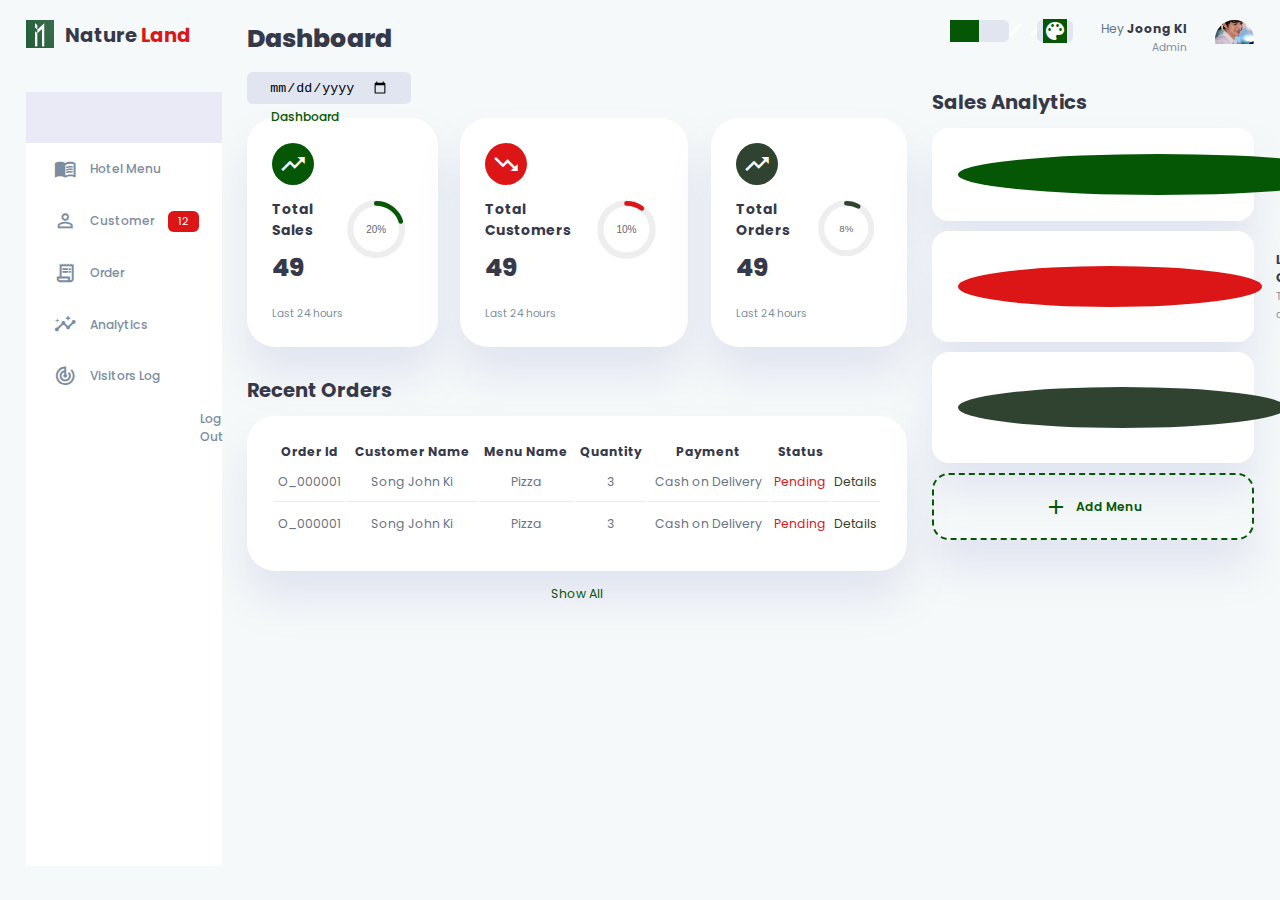
<file: admin/index.html>
<!DOCTYPE html>
<html lang="en">
<head>
    <meta charset="UTF-8">
    <meta http-equiv="X-UA-Compatible" content="IE=edge">
    <meta name="viewport" content="width=device-width, initial-scale=1.0">
    <title>Nature Land</title>
    <link href="https://fonts.googleapis.com/icon?family=Material+Icons+Sharp"
      rel="stylesheet">
      <link rel="stylesheet" href="../assets/css/admin/style.css">
      <link rel="icon" type="image/x-icon" href="../assets/img/admin/naturelandlogo.png">
</head>
<body>
    <div class="container">
        <aside>
            <div class="top">
                <div class="logo">
                    <img src="../assets/img/admin/naturelandlogo.png" alt="">
                    <h2>Nature <span class="danger">Land</span></h2>
                </div>
                <div class="close" id="close-btn">
                    <span class="material-icons-sharp">
                        close
                    </span>
                </div>
            </div>
            <div class="sidebar">
                <a href="#" class="active">
                    <span class="material-icons-sharp">
                        grid_view
                    </span>
                    <h3>Dashboard</h3>
                </a>
                <a href="menu.html">
                    <span class="material-icons-sharp">
                        menu_book
                    </span>
                    <h3>Hotel Menu</h3>
                </a>
                <a href="#">
                    <span class="material-icons-sharp">
                        person_outline
                        </span>
                    <h3>Customer</h3>
                    <span class="customer-count">12</span>
                </a>
                <a href="#">
                    <span class="material-icons-sharp">
                        receipt_long
                    </span>
                    <h3>Order</h3>
                </a>
                <a href="#">
                    <span class="material-icons-sharp">
                        insights
                    </span>
                    <h3>Analytics</h3>
                </a>
                <a href="#">
                    <span class="material-icons-sharp">
                       track_changes
                    </span>
                    <h3>Visitors Log</h3>
                </a>
                <a href="#">
                    <span class="material-icons-sharp">
                        logout
                    </span>
                    <h3>Log Out</h3>
                </a>
            </div>
        </aside>
        <div class="palette">
            <div class="top">
                <div class="logo">
                    <h2>Theme<span class="danger">Color</span></h2>
                </div>
                <div class="close" id="theme-btn">
                    <span class="material-icons-sharp">
                        close
                    </span>
                </div>
            </div>
            <div class="palette_bar">
                <div class="btn-group firsttheme"> 
                    <button style="background:rgb(146, 128, 28)"></button>
                    <button  style="background:rgb(166, 166, 13)"></button>
                    <button  style="background:rgb(29, 135, 29)"></button>
                  </div>
                  <div class="btn-group secondtheme">
                    <button style="background:#0e2e2e"></button>
                    <button  style="background:#9b710e"></button>
                    <button  style="background:#854c0b"></button>
                  </div>
                  <div class="btn-group thirdtheme"> 
                    <button style="background:rgb(22, 22, 117);"></button>
                    <button  style="background:rgb(92, 8, 8);"></button>
                    <button  style="background:rgb(9, 9, 69);"></button>
                  </div>
            </div>
        </div>

        <!--- Side Bar End-->
        <main>
            <h1>Dashboard</h1>
            <div class="date">
                <input type="date" name="" id="">
            </div>
            <div class="insights">
                <div class="sales">
                    <span class="material-icons-sharp">
                       trending_up
                        </span>
                        <div class="middle">
                            <div class="left">
                                <h3>Total Sales</h3>
                                <h1>49</h1>
                            </div>
                            <div class="progress">
                                <svg viewBox="0 0 36 36" class="circular-chart sales">
                                    <path class="circle-bg"
                                      d="M18 2.0845
                                        a 15.9155 15.9155 0 0 1 0 31.831
                                        a 15.9155 15.9155 0 0 1 0 -31.831"
                                    />
                                    <path class="circle"
                                      stroke-dasharray="20, 100"
                                      d="M18 2.0845
                                        a 15.9155 15.9155 0 0 1 0 31.831
                                        a 15.9155 15.9155 0 0 1 0 -31.831"
                                    />
                                    <text x="18" y="20.35" class="percentage">20%</text>
                                  </svg>
                        </div>
                        </div>
                        <small class="text-muted">
                            Last 24 hours
                        </small>
                </div>
                <!---End sales-->
                <div class="expenses">
                    <span class="material-icons-sharp">
                        trending_down
                        </span>
                        <div class="middle">
                            <div class="left">
                                <h3>Total Customers</h3>
                                <h1>49</h1>
                            </div>
                            <div class="progress">
                                <svg viewBox="0 0 36 36" class="circular-chart expenses">
                                    <path class="circle-bg"
                                      d="M18 2.0845
                                        a 15.9155 15.9155 0 0 1 0 31.831
                                        a 15.9155 15.9155 0 0 1 0 -31.831"
                                    />
                                    <path class="circle"
                                      stroke-dasharray="10, 100"
                                      d="M18 2.0845
                                        a 15.9155 15.9155 0 0 1 0 31.831
                                        a 15.9155 15.9155 0 0 1 0 -31.831"
                                    />
                                    <text x="18" y="20.35" class="percentage">10%</text>
                                  </svg>
                        </div>
                        </div>
                        <small class="text-muted">
                            Last 24 hours
                        </small>
                </div>
                <!---End of Expenses-->
                <div class="income">
                    <span class="material-icons-sharp">
                       trending_up
                        </span>
                        <div class="middle">
                            <div class="left">
                                <h3>Total Orders</h3>
                                <h1>49</h1>
                            </div>
                            <div class="progress">
                                <svg viewBox="0 0 36 36" class="circular-chart income">
                                    <path class="circle-bg"
                                      d="M18 2.0845
                                        a 15.9155 15.9155 0 0 1 0 31.831
                                        a 15.9155 15.9155 0 0 1 0 -31.831"
                                    />
                                    <path class="circle"
                                      stroke-dasharray="8, 100"
                                      d="M18 2.0845
                                        a 15.9155 15.9155 0 0 1 0 31.831
                                        a 15.9155 15.9155 0 0 1 0 -31.831"
                                    />
                                    <text x="18" y="20.35" class="percentage">8%</text>
                                  </svg>
                        </div>
                        </div>
                        <small class="text-muted">
                            Last 24 hours
                        </small>
                </div>
                <!---End of Expenses-->
            </div>
            <!---End of Insights-->
            <div class="recent-orders">
                <h2>Recent Orders</h2>
                 <table>
                    <thead>
                        <tr>
                            <th>Order Id</th>
                            <th>Customer Name</th>
                            <th>Menu Name</th>
                            <th>Quantity</th>
                            <th>Payment</th>
                            <th>Status</th>
                            <th></th>
                        </tr>
                    </thead>
                    <tbody>
                        <tr>
                            <td>O_000001</td>
                            <td>Song John Ki</td>
                            <td>Pizza</td>
                            <td>3</td>
                            <td>Cash on Delivery</td>
                            <td class="danger">Pending</td>
                            <td class="success">Details</td>
                        </tr>
                        <tr>
                            <td>O_000001</td>
                            <td>Song John Ki</td>
                            <td>Pizza</td>
                            <td>3</td>
                            <td>Cash on Delivery</td>
                            <td class="danger">Pending</td>
                            <td class="success">Details</td>
                        </tr>
                    </tbody>
                 </table>
                 <a href="#">Show All</a>
            </div>
        </main>
        <!----End of main-->
        <div class="right">
            <div class="top">
                <button id="menu-item">
                    <span class="material-icons-sharp">
                        menu
                        </span>
                </button>
                <div class="theme-toggler">
                    <span class="material-icons-sharp active">
                        light_mode
                    </span>
                    <span class="material-icons-sharp">
                        dark_mode
                    </span>
                </div>
                <div class="theme-palette">
                    <span class="material-icons-sharp active">
                        palette
                    </span>
                </div>
                <div class="profile">
                    <div class="info">
                        <p>Hey <b>Joong KI</b></p>
                        <small class="text-muted">Admin</small>
                    </div>
                    <div class="profile-photo">
                        <img src="../assets/img/admin/profile.jfif">
                    </div>
                </div>
            </div>
        <!---End of Top-->
        <div class="sales-analytics">
            <h2>Sales Analytics</h2>
            <div class="item morning">
                <div class="icon">
                    <span class="material-icons-sharp active">
                        breakfast_dining
                    </span>
                </div>
                <div class="right">
                    <div class="ingo">
                        <h3>Breakfast Order</h3>
                        <small class="text-muted">Today order</small>
                    </div>
                    <h5 class="success">+40%</h5>
                    <h3>3849</h3>
                </div>
            </div>
            <div class="item lunch">
                <div class="icon">
                    <span class="material-icons-sharp">
                        lunch_dining
                    </span>
                </div>
                <div class="right">
                    <div class="ingo">
                        <h3>Lunch Order</h3>
                        <small class="text-muted">Today order</small>
                    </div>
                    <h5 class="danger">+30%</h5>
                    <h3>2849</h3>
                </div>
            </div>
            <div class="item dinner">
                <div class="icon">
                    <span class="material-icons-sharp">
                        dinner_dining
                    </span>
                </div>
                <div class="right">
                    <div class="ingo">
                        <h3>Dinner Order</h3>
                        <small class="text-muted">Today order</small>
                    </div>
                    <h5 class="success">+30%</h5>
                    <h3>2849</h3>
                </div>
            </div>
            <div class="item add-menu">
                   <div>
                    <span class="material-icons-sharp">
                        add
                    </span>
                    <h3>Add Menu</h3>
                   </div>
            </div>
        </div>
    </div>
</div>
    <script src="../assets/js/admin/script.js"></script>
</body>
</html>
</file>
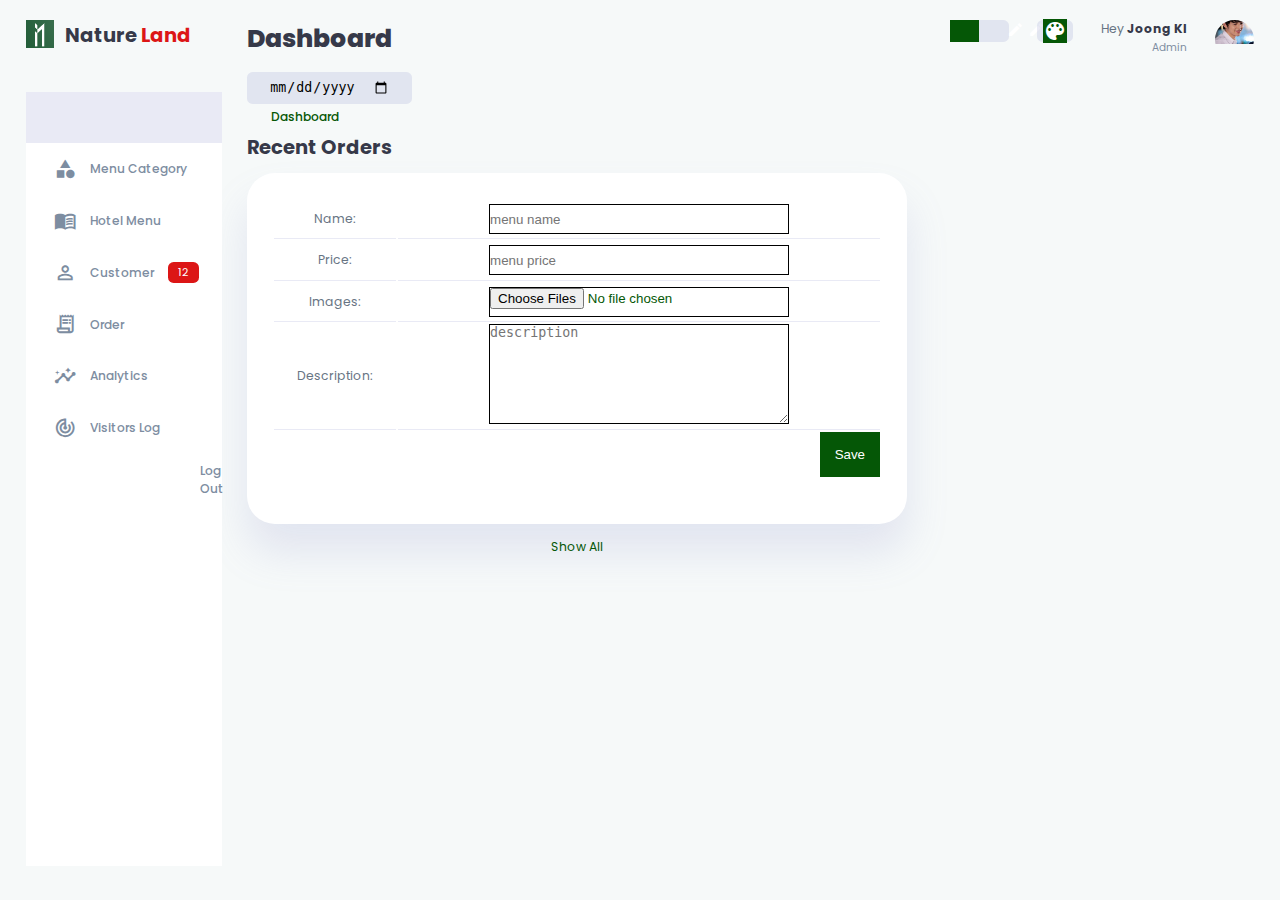
<file: admin/addmenu.html>
<!DOCTYPE html>
<html lang="en">
<head>
    <meta charset="UTF-8">
    <meta http-equiv="X-UA-Compatible" content="IE=edge">
    <meta name="viewport" content="width=device-width, initial-scale=1.0">
    <title>Nature Land</title>
    <link href="https://fonts.googleapis.com/icon?family=Material+Icons+Sharp"
      rel="stylesheet">
      <link rel="stylesheet" href="../assets/css/admin/style.css">
      <link rel="icon" type="image/x-icon" href="../assets/img/admin/naturelandlogo.png">
</head>
<body>
    <div class="container">
        <aside>
            <div class="top">
                <div class="logo">
                    <img src="../assets/img/admin/naturelandlogo.png" alt="">
                    <h2>Nature <span class="danger">Land</span></h2>
                </div>
                <div class="close" id="close-btn">
                    <span class="material-icons-sharp">
                        close
                    </span>
                </div>
            </div>
            <div class="sidebar">
                <a href="#" class="active">
                    <span class="material-icons-sharp">
                        grid_view
                    </span>
                    <h3>Dashboard</h3>
                </a>
                <a href="#">
                    <span class="material-icons-sharp">
                        category
                    </span>
                    <h3>Menu Category</h3>
                </a>
                <a href="#">
                    <span class="material-icons-sharp">
                        menu_book
                    </span>
                    <h3>Hotel Menu</h3>
                </a>
                <a href="#">
                    <span class="material-icons-sharp">
                        person_outline
                        </span>
                    <h3>Customer</h3>
                    <span class="customer-count">12</span>
                </a>
                <a href="#">
                    <span class="material-icons-sharp">
                        receipt_long
                    </span>
                    <h3>Order</h3>
                </a>
                <a href="#">
                    <span class="material-icons-sharp">
                        insights
                    </span>
                    <h3>Analytics</h3>
                </a>
                <a href="#">
                    <span class="material-icons-sharp">
                       track_changes
                    </span>
                    <h3>Visitors Log</h3>
                </a>
                <a href="#">
                    <span class="material-icons-sharp">
                        logout
                    </span>
                    <h3>Log Out</h3>
                </a>
            </div>
        </aside>
        <div class="palette">
            <div class="top">
                <div class="logo">
                    <h2>Theme<span class="danger">Color</span></h2>
                </div>
                <div class="close" id="theme-btn">
                    <span class="material-icons-sharp">
                        close
                    </span>
                </div>
            </div>
            <div class="palette_bar">
                <div class="btn-group firsttheme"> 
                    <button style="background:rgb(146, 128, 28)"></button>
                    <button  style="background:rgb(166, 166, 13)"></button>
                    <button  style="background:rgb(29, 135, 29)"></button>
                  </div>
                  <div class="btn-group secondtheme">
                    <button style="background:#0e2e2e"></button>
                    <button  style="background:#9b710e"></button>
                    <button  style="background:#854c0b"></button>
                  </div>
                  <div class="btn-group thirdtheme"> 
                    <button style="background:rgb(22, 22, 117);"></button>
                    <button  style="background:rgb(92, 8, 8);"></button>
                    <button  style="background:rgb(9, 9, 69);"></button>
                  </div>
            </div>
        </div>

        <!--- Side Bar End-->
        <main>
            <h1>Dashboard</h1>
            <div class="date">
                <input type="date" name="" id="">
            </div>
            <!---End of Insights-->
            <div class="recent-orders" >
                <h2>Recent Orders</h2>
                 <table>
                        <tr>
                            <td>Name:</td>
                            <td><input type="text"   class="input" name="menuname" placeholder="menu name" id="menuname"></td>
                        </tr>
                        <tr>
                            <td>Price:</td>
                            <td><input type="number" class="input"  name="price" placeholder="menu price" id="price"></td>
                        </tr>
                        <tr>
                            <td>Images:</td>
                            <td> <input type="file"  class="input" name="menuimages" multiple accept="image/jpeg, image/png, image/jpg" id="file"></td>
                        </tr>
                        <tr>
                            <td>Description:</td>
                            <td><textarea name="description" class="input" style="height:100px;" placeholder="description"></textarea></td>

                        </tr>
                      <tr><td colspan="2"><button class="addbtn" id="save" onclick="addmenu()">Save</button></td></tr>  
                 </table>
                 <a href="#">Show All</a>
            </div>
        </main>
        <!----End of main-->
        <div class="right">
            <div class="top">
                <button id="menu-item">
                    <span class="material-icons-sharp">
                        menu
                        </span>
                </button>
                <div class="theme-toggler">
                    <span class="material-icons-sharp active">
                        light_mode
                    </span>
                    <span class="material-icons-sharp">
                        dark_mode
                    </span>
                </div>
                <div class="theme-palette">
                    <span class="material-icons-sharp active">
                        palette
                    </span>
                </div>
                <div class="profile">
                    <div class="info">
                        <p>Hey <b>Joong KI</b></p>
                        <small class="text-muted">Admin</small>
                    </div>
                    <div class="profile-photo">
                        <img src="../assets/img/admin/profile.jfif">
                    </div>
                </div>
            </div>
        <!---End of Top-->
    </div>
</div>
    <script src="../assets/js/admin/script.js"></script>


</body>
</html>
</file>
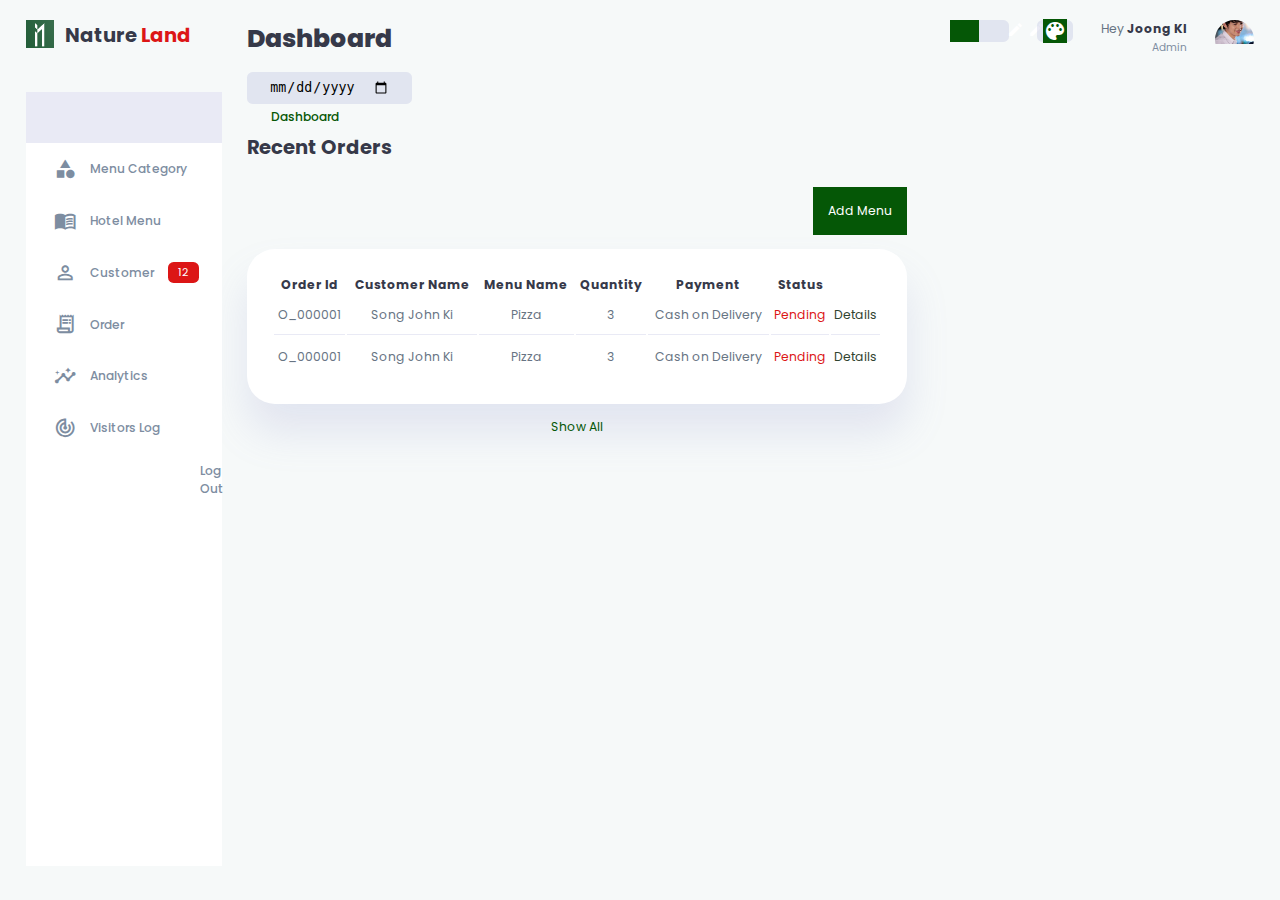
<file: admin/menu.html>
<!DOCTYPE html>
<html lang="en">
<head>
    <meta charset="UTF-8">
    <meta http-equiv="X-UA-Compatible" content="IE=edge">
    <meta name="viewport" content="width=device-width, initial-scale=1.0">
    <title>Nature Land</title>
    <link href="https://fonts.googleapis.com/icon?family=Material+Icons+Sharp"
      rel="stylesheet">
      <link rel="stylesheet" href="../assets/css/admin/style.css">
      <link rel="icon" type="image/x-icon" href="../assets/img/admin/naturelandlogo.png">
</head>
<body>
    <div class="container">
        <aside>
            <div class="top">
                <div class="logo">
                    <img src="../assets/img/admin/naturelandlogo.png" alt="">
                    <h2>Nature <span class="danger">Land</span></h2>
                </div>
                <div class="close" id="close-btn">
                    <span class="material-icons-sharp">
                        close
                    </span>
                </div>
            </div>
            <div class="sidebar">
                <a href="#" class="active">
                    <span class="material-icons-sharp">
                        grid_view
                    </span>
                    <h3>Dashboard</h3>
                </a>
                <a href="#">
                    <span class="material-icons-sharp">
                        category
                    </span>
                    <h3>Menu Category</h3>
                </a>
                <a href="#">
                    <span class="material-icons-sharp">
                        menu_book
                    </span>
                    <h3>Hotel Menu</h3>
                </a>
                <a href="#">
                    <span class="material-icons-sharp">
                        person_outline
                        </span>
                    <h3>Customer</h3>
                    <span class="customer-count">12</span>
                </a>
                <a href="#">
                    <span class="material-icons-sharp">
                        receipt_long
                    </span>
                    <h3>Order</h3>
                </a>
                <a href="#">
                    <span class="material-icons-sharp">
                        insights
                    </span>
                    <h3>Analytics</h3>
                </a>
                <a href="#">
                    <span class="material-icons-sharp">
                       track_changes
                    </span>
                    <h3>Visitors Log</h3>
                </a>
                <a href="#">
                    <span class="material-icons-sharp">
                        logout
                    </span>
                    <h3>Log Out</h3>
                </a>
            </div>
        </aside>
        <div class="palette">
            <div class="top">
                <div class="logo">
                    <h2>Theme<span class="danger">Color</span></h2>
                </div>
                <div class="close" id="theme-btn">
                    <span class="material-icons-sharp">
                        close
                    </span>
                </div>
            </div>
            <div class="palette_bar">
                <div class="btn-group firsttheme"> 
                    <button style="background:rgb(146, 128, 28)"></button>
                    <button  style="background:rgb(166, 166, 13)"></button>
                    <button  style="background:rgb(29, 135, 29)"></button>
                  </div>
                  <div class="btn-group secondtheme">
                    <button style="background:#0e2e2e"></button>
                    <button  style="background:#9b710e"></button>
                    <button  style="background:#854c0b"></button>
                  </div>
                  <div class="btn-group thirdtheme"> 
                    <button style="background:rgb(22, 22, 117);"></button>
                    <button  style="background:rgb(92, 8, 8);"></button>
                    <button  style="background:rgb(9, 9, 69);"></button>
                  </div>
            </div>
        </div>

        <!--- Side Bar End-->
        <main>
            <h1>Dashboard</h1>
            <div class="date">
                <input type="date" name="" id="">
            </div>
            <!---End of Insights-->
            <div class="recent-orders" >
                <h2>Recent Orders</h2>
                <a href="addmenu.html" class="addbtn">Add Menu</a>
                 <table>
                    <thead>
                        <tr>
                            <th>Order Id</th>
                            <th>Customer Name</th>
                            <th>Menu Name</th>
                            <th>Quantity</th>
                            <th>Payment</th>
                            <th>Status</th>
                            <th></th>
                        </tr>
                    </thead>
                    <tbody>
                        <tr>
                            <td>O_000001</td>
                            <td>Song John Ki</td>
                            <td>Pizza</td>
                            <td>3</td>
                            <td>Cash on Delivery</td>
                            <td class="danger">Pending</td>
                            <td class="success">Details</td>
                        </tr>
                        <tr>
                            <td>O_000001</td>
                            <td>Song John Ki</td>
                            <td>Pizza</td>
                            <td>3</td>
                            <td>Cash on Delivery</td>
                            <td class="danger">Pending</td>
                            <td class="success">Details</td>
                        </tr>
                    </tbody>
                 </table>
                 <a href="#">Show All</a>
            </div>
        </main>
        <!----End of main-->
        <div class="right">
            <div class="top">
                <button id="menu-item">
                    <span class="material-icons-sharp">
                        menu
                        </span>
                </button>
                <div class="theme-toggler">
                    <span class="material-icons-sharp active">
                        light_mode
                    </span>
                    <span class="material-icons-sharp">
                        dark_mode
                    </span>
                </div>
                <div class="theme-palette">
                    <span class="material-icons-sharp active">
                        palette
                    </span>
                </div>
                <div class="profile">
                    <div class="info">
                        <p>Hey <b>Joong KI</b></p>
                        <small class="text-muted">Admin</small>
                    </div>
                    <div class="profile-photo">
                        <img src="../assets/img/admin/profile.jfif">
                    </div>
                </div>
            </div>
        <!---End of Top-->
    </div>
</div>
    <script src="../assets/js/admin/script.js"></script>
</body>
</html>
</file>
<file: assets/css/admin/style.css>
@import url('https://fonts.googleapis.com/css2?family=Poppins:wght@300;400;500;600;700;800&display=swap');
/*------------variables-------*/
:root{
    --color-primary:#055706;
    --color-danger:#dc1616;
    --color-success:#2f4330;
    --color-warning:#ffff00;
    --color-white:#fff;
    --color-info-dark:#7d8da1;
    --color-info-light:#dce1eb;
    --color-dark:#363949;
    --color-light:rgba(132,139,200,0.18);
    --color-date:rgba(132,139,200,0.18);
    --color-primary-variant:#111e88;
    --color-dark-variant:#677483;
    --color-background:#f6f9f9;
    --card-border-radius:2rem;
    --border-radius-1:0.4rem;
    --border-radius-2:0.8rem;
    --border-radius-3:1.2rem;
    --card-padding:1.8rem;
    --padding-1:1.2rem;
    --box-shadow:0 2rem 3rem var(--color-light);
    --color-txtdate:#000;
    --color-toggle:rgba(132,139,200,0.18);
}
.dark-theme-variables{
  --color-background:#181a1e;
  --color-white:#202528;
  --color-dark:#edeffd;
  --color-dark-variant:#a3bdcc;
  --color-light:rgba(0,0,0,0.4);
  --box-shadow:0 2rem 3rem var(--color-light);
  --color-primary:#58d85a;
  --color-danger:#dc1616;
  --color-success:#0eb616;
  --color-date:#fff;
  --color-toggle:#edeffd;
}
.first-theme{
    --color-primary:rgb(146, 128, 28);
    --color-danger:rgb(166, 166, 13);
    --color-success:rgb(29, 135, 29);
}
.second-theme{
    --color-primary:#0e2e2e;
    --color-danger:#9b710e;
    --color-success:#854c0b;
}
.third-theme{
    --color-primary:rgb(22, 22, 117);
    --color-danger:rgb(92, 8, 8);
    --color-success:rgb(9, 9, 69);
}
*{
    margin:0;
    padding:0;
    outline:0;
    appearance: none;
    border:0;
    text-decoration:none;
    list-style:none;
    box-sizing:border-box;
}
html{
    font-size:14px;
}
/* width */
::-webkit-scrollbar {
    width: 6px;
  }
   
  /* Handle */t
  ::-webkit-scrollbar-thumb {
    background:var(--color-primary); 
    border-radius: 10px;
  }
  
  /* Handle on hover */
  ::-webkit-scrollbar-thumb:hover {
    background:var(--color-primary); 
  }
body{
    width:100vw;
    height:100vh;
    font-family:poppins, sans-serif;
    font-size:0.88rem;
    background:var(--color-background);
    user-select: none;
    overflow-x:hidden;
    color:var(--color-dark);
}

.container{
    display:grid;
    width:96%;
    margin:0 auto;
    gap:1.8rem;
    grid-template-columns: 14rem auto 23rem;
}   
a
{
    color:var(--color-dark);
}
img
{
    display:block;
    width:100%;
}
h1{
    font-weight:800;
    font-size:1.8rem;
}
h2{
    font-size: 1.4rem;
}
h3{
    font-size:0.87rem;
}
h4{
    font-size:0.8rem;
}
h5{
    font-size:0.77rem;
}
small{
    font-size:0.75rem;
}
.profile-photo{
    width:2.8rem;
    height: 2.8rem;
    border-radius:50%;
    overflow:hidden;
}
.text-muted{
    color:var(--color-info-dark);
}
p{
    color:var(--color-dark-variant);
}
b{
    color:var(--color-dark);
}
.primary{
  color:var(--color-primary);
}
.danger{
    color:var(--color-danger);
}
.success{
    color:var(--color-success);
}
.warning{
    color:var(--color-warning);
}
aside,.palette
{
  height:100vh;
}
aside .top,.palette .top{
    display:flex;
    align-items:center;
    justify-content: space-between;
    margin-top:1.4rem;
}
aside .logo,.palette .logo{
    display:flex;
    gap:0.8rem;
}
aside .logo img{
    width:2rem;
    height:2rem;
}
aside .close{
    display:none;
}
/*---------sidebar------*/
aside .sidebar,.palette .palette_bar{
    background:var(--color-white);
    display:flex;
    flex-direction:column;
    height:86vh;
    position:relative;
    top:3rem;
}
aside h3,.palette h3{
    font-weight:500;
}
aside .sidebar a,.palette .palette_bar a{
    display:flex;
    color:var(--color-info-dark);
    margin-left:2rem;
    gap:1rem;
    align-items: center;
    position: relative;
    height:3.7rem;
    transition:all 300ms ease;
}
aside .sidebar a span,.palette .palette_bar a span{
    font-size:1.6rem;
    transition:all 300ms ease;
}
aside .sidebar a.active,.palette .palette_bar a.active{
    background:var(--color-light);
    color:var(--color-primary);
    margin-left:0;
}
aside .sidebar a.active:before,.palette .palette_bar a.active::before{
    content:'';
    width:6px;
    height:100%;
    background:var(--color-primary);
}
aside .sidebar a.active span,.palette .palette_bar a.active span{
    color:var(--color-primary);
    margin-left:calc(1em - 3px);
}
aside .sidebar a:hover,.palette .palette_bar a:hover{
    color:var(--color-primary);
}
aside .sidebar a:hover span,.palette .palette_bar a:hover span{
    margin-left:1rem;
}
aside .sidebar .customer-count,.palette .palette_bar .customer-count{
    background:var(--color-danger);
    color:var(--color-white);
    padding:2px 10px;
    font-size:11px;
    border-radius:var(--border-radius-1);
}
/*============palette============*/
.palette{
    display:none;
    position:fixed;
    right:-100%;
    background:var(--color-white);
    width:18rem;
    z-index:3;
    box-shadow:1rem 3rem 4rem var(--color-light);
    height:100vh;
    padding-right: var(--card-padding);
    animation:showMenu 400ms ease forwards;
}
.palette .logo{
    margin-left:1rem;
  }
.palette .logo h2{
      display:inline;
  }
.palette .palette_bar h3{
    display:inline;
}
.btn-group{
    margin:20px 3px 0 3px;
}
.btn-group button {
    color: white; /* White text */
    width:33.3333%;
    height:100px;
    cursor: pointer; /* Pointer/hand icon */
    float: left; /* Float the buttons side by side */
  }
  
  /* Clear floats (clearfix hack) */
  .btn-group:after {
    content: "";
    clear: both;
    display: table;
  }
  
.palette .close{
    display: inline-block;
    cursor:pointer;
}
.input{
    border:1px solid #000;width:300px;height:30px;
    color:var(--color-primary);
    
}

@keyframes showMenu{
    to{
       right:0;
    }
}
@keyframes showasideMenu{
    to{
       left:0;
    }
}
@keyframes hideNav {
    from {
      right: 0;
    }
    to {
      right: -100%;
    }
  }
  
  .hideNav {
    -webkit-animation: hideNav 1s ease forwards;
    -moz-animation: hideNav 1s ease forwards;
    -o-animation: hideNav 1s ease forwards;
    animation: hideNav 1s ease forwards;
  }
/*--------------------Main---------------*/
main{
    margin-top:1.4rem;
}
main .date{
    display:inline-block;
    background:var(--color-date);
    border-radius:var(--border-radius-1);
    margin-top:1rem;
    padding:0.5rem 1.6rem;
}
main .date input[type="date"]
{
    background:transparent;
    color:var(--color-txtdate);
}
main .insights{
    display:grid;
    grid-template-columns: repeat(3,1fr);
    gap:1.6rem;
}
main .insights > div{
    background:var(--color-white);
    padding:var(--card-padding);
    border-radius:var(--card-border-radius);
    margin-top:1rem;
    box-shadow:var(--box-shadow);
    transition:all 300ms ease;
}
main .insights > div:hover{
    box-shadow:none;
}
main .insights > div span{
    background:var(--color-primary);
    padding:0.5rem;
    border-radius:50%;
    color:var(--color-white);
    font-size:2rem;

}
main .insights > div.expenses span{
    background-color:var(--color-danger);
}
main .insights > div.income span{
    background-color:var(--color-success);
}
main .insights > div .middle{
  display:flex;
  align-items: center;
  justify-content: space-between;
}
main .insights h3{
    margin:1rem 0 0.6rem;
    font-size:1rem;
}
main .insights .progress{
    position:relative;
    width:92px;
    height:92px;
    border-radius:50%;
}
main .insights .circular-chart {
    display: block;
    margin: 10px auto;
    max-width: 80%;
    max-height: 250px;
  }
  
  main .insights .circle-bg {
    fill: none;
    stroke: #eee;
    stroke-width: 3.8;
  }
  
  main .insights .circle {
    fill: none;
    stroke-width: 2.8;
    stroke-linecap: round;
    animation: progress 1s ease-out forwards;
  }
  
  @keyframes progress {
    0% {
      stroke-dasharray: 0 100;
    }
  }
  
  main .insights .circular-chart.sales .circle {
    stroke: var(--color-primary);
  }
  
  main .insights .circular-chart.expenses .circle {
    stroke: var(--color-danger);
  }
  
  main .insights .circular-chart.income .circle {
    stroke: var(--color-success);
  }
  
main .insights .percentage {
    fill: #666;
    font-family: sans-serif;
    font-size: 0.5em;
    text-anchor: middle;
  }
main .insights small{
    margin-top:1.3rem;
    display:block;
}

/*-------Recent Orders---------*/
main .recent-orders{
    margin-top:2rem;
}
main .recent-orders h2{
    margin-bottom:0.8rem;
}
main .recent-orders table{
    background:var(--color-white);
    width:100%;
    border-radius:var(--card-border-radius);
    padding:var(--card-padding);
    text-align:center;
    box-shadow:var(--box-shadow);
    transition:all 300ms ease;
}
main .recent-orders table:hover{
    box-shadow:none;
}
main table tbody td{
    height:2.8rem;
    border-bottom:1px solid var(--color-light);
    color:var(--color-dark-variant);
}
main table tbody tr:last-child td{
    border:none;
}
main .recent-orders a{
    text-align: center;
    display:block;
    margin:1rem auto;
    color:var(--color-primary);
}
/*--------------Right------------*/
.right{
    margin-top:1.4rem;
    
}
.right .top{
    display:flex;
    justify-content:end;
    gap:2rem;
}
.right .top button{
    display:none;
}
.right .theme-toggler,
.right .theme-palette{
    background:var(--color-toggle);
    display:flex;
    justify-content: space-between;
    align-items: center;
    height:1.6rem;
    width:4.2rem;
    cursor:pointer;
    border-radius:var(--border-radius-1);

}
.right .theme-palette{
    width:2.6rem;
    justify-content: center !important;
}
.right .theme-toggler span,
.right.theme-palette span{
    color:var(--color-white);
    font-size:1.2rem;
    width:50%;
    height:100%;
    display:flex;
    align-items:center;
    justify-content:center;
}
.right.theme-palette span.active{
    width:100% !important;
}
.right .theme-toggler span.active,
.right .theme-palette span.active{
    background:var(--color-primary);
    color:white;
}
.right .top .profile{
    display:flex;
    gap:2rem;
    text-align:right;

}
/*=============Sales Analytics=================*/
.right .sales-analytics{
    margin-top:2rem;
}
.right .sales-analytics h2{
    margin-bottom: 0.8rem;
}
.right .sales-analytics .item{
    background:var(--color-white);
    display:flex;
    align-items:center;
    gap: 1rem;
    margin-bottom:0.7rem;
    padding:1.4rem var(--card-padding);
    border-radius:var(--border-radius-3);
    box-shadow:var(--box-shadow);
    transition:all 300ms ease;
}
.right .sales-analytics .item:hover{
    box-shadow:none;
}
.right .sales-analytics .item .right{
    display:flex;
    justify-content: space-between;
    align-items:start;
    margin:0;
    width:100%;
}
.right .sales-analytics .item .icon{
    padding:0.6rem;
    color:var(--color-white);
    border-radius:50%;
    background:var(--color-primary);
    display:flex;
}
.right .sales-analytics .item.lunch .icon{
    background:var(--color-danger);
}
.right .sales-analytics .item.dinner .icon{
    background:var(--color-success);
}
.right .sales-analytics .add-menu{
  background-color:transparent;
  border:2px dashed var(--color-primary);
  color:var(--color-primary);
  display:flex;
  align-items:center;
  justify-content:center;
}
.right .sales-analytics .add-menu div{
    display:flex;
    align-items:center;
    gap:0.6rem;
}
.right .sales-analytics .add-menu div h3{
    font-weight:600;
}
.addbtn{
    padding:15px;
    background:var(--color-primary);
    float:right;
    margin-bottom:20px;
    color:var(--color-white) !important;
    cursor:pointer;
   
}
/*=============Media Query==================*/
@media screen and (max-width:1200px)
{
   .container{
    width:94%;
    grid-template-columns: 7rem auto 23rem;
   }
   aside .logo h2{
    display:none;
   }
   aside .sidebar h3{
    display:none;
   }
   aside .sidebar a{
    width:5.6rem;
   }
   main .insights{
    grid-template-columns: 1fr;
    gap:0;
   }
   main .recent-orders{
     width:94%;
     position:absolute;
     left:50%;
     transform:translateX(-50%);
     margin:2rem 0 0 8.8rem;
   }
   main .recent-orders table{
    width:84vw;
   }
   main table thead tr th:last-child,
   main table thead tr th:first-child{
    display:none;
   }
   main table tbody tr td:last-child,
   main table tbody tr td:first-child{
    display:none;
   }
}
/*===============MEDIA QUERIES===========*/
@media screen and (max-width: 768px)
{
    .container{
        width:100%;
        grid-template-columns: 1fr;
    }
    aside{
        display:none;
        position:fixed;
        left:-100%;
        background:var(--color-white);
        width:18rem;
        z-index:3;
        box-shadow:1rem 3rem 4rem var(--color-light);
        height:100vh;
        padding-right: var(--card-padding);
        animation:showasideMenu 400ms ease forwards;
    }
    aside .logo{
      margin-left:1rem;
    }
    aside .logo h2{
        display:inline;
    }
    aside .sidebar h3{
        display:inline;
    }
    aside .sidebar a{
        width:100%;
        height:3.4rem;
    }
    aside .close{
        display: inline-block;
        cursor:pointer;
    }
    main{
        margin-top:8rem;
        padding:0 1rem;
    }
    main .recent-orders{
        position:relative;
        margin:3rem 0 0 0;
        width:100%;
    }
    main .recent-orders table{
        width:100%;
        margin:0 auto 4rem;
    
    }
    .right .top{
        position:fixed;
        top:0;
        left:0;
        align-items:center;
        padding:0 0.8rem;
        height:4.6rem;
        background:var(--color-white);
        width:100%;
        margin:0;
        z-index:2;
        box-shadow:0 1rem var(--color-light);
    }
    .right .top .theme-toggler{
        width:4.4rem;
        position:absolute;
        left:60%;
    }
    .right .profile .info{
        display:none;
    }
    .right .top button{
        display:inline-block;
        background:transparent;
        cursor:pointer;
        color:var(--color-dark);
        position:absolute;
        left:1rem;
    }
    .right .top button span{
        font-size:2rem;
    }
}
</file>
